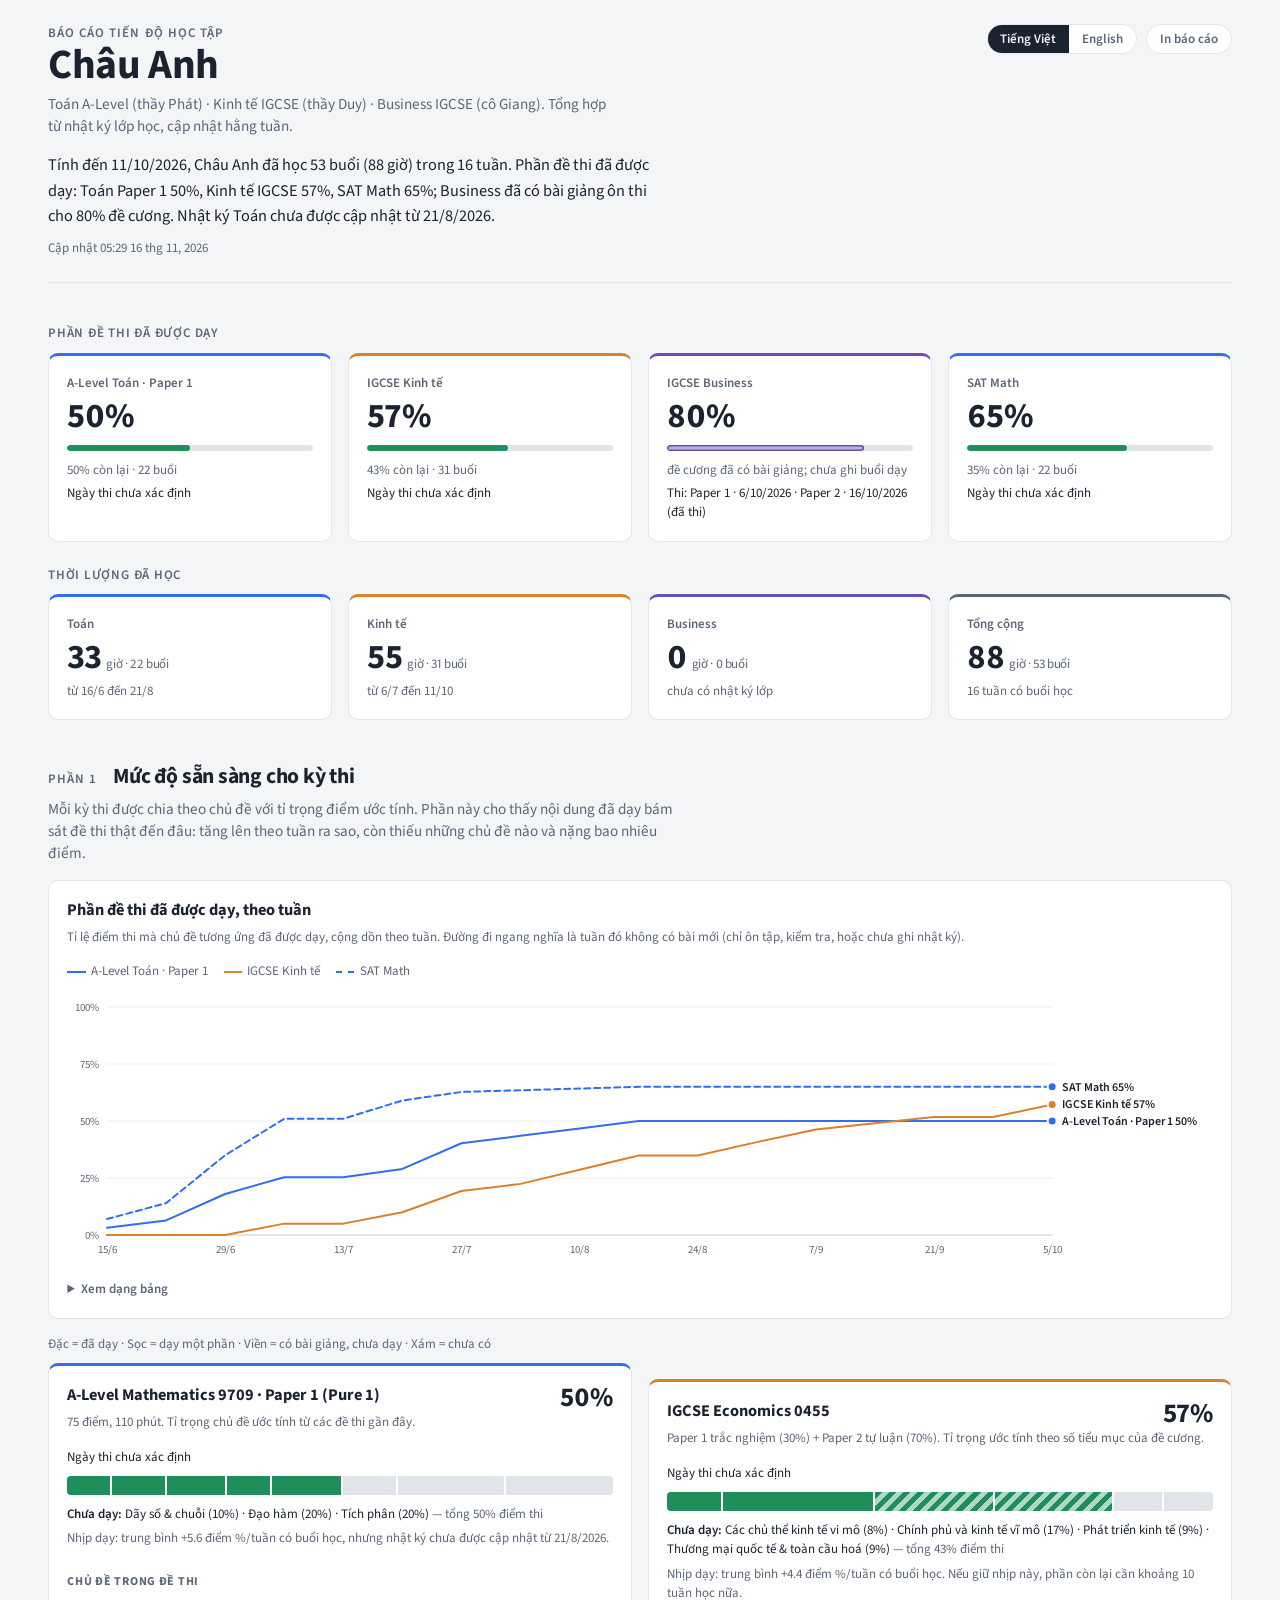
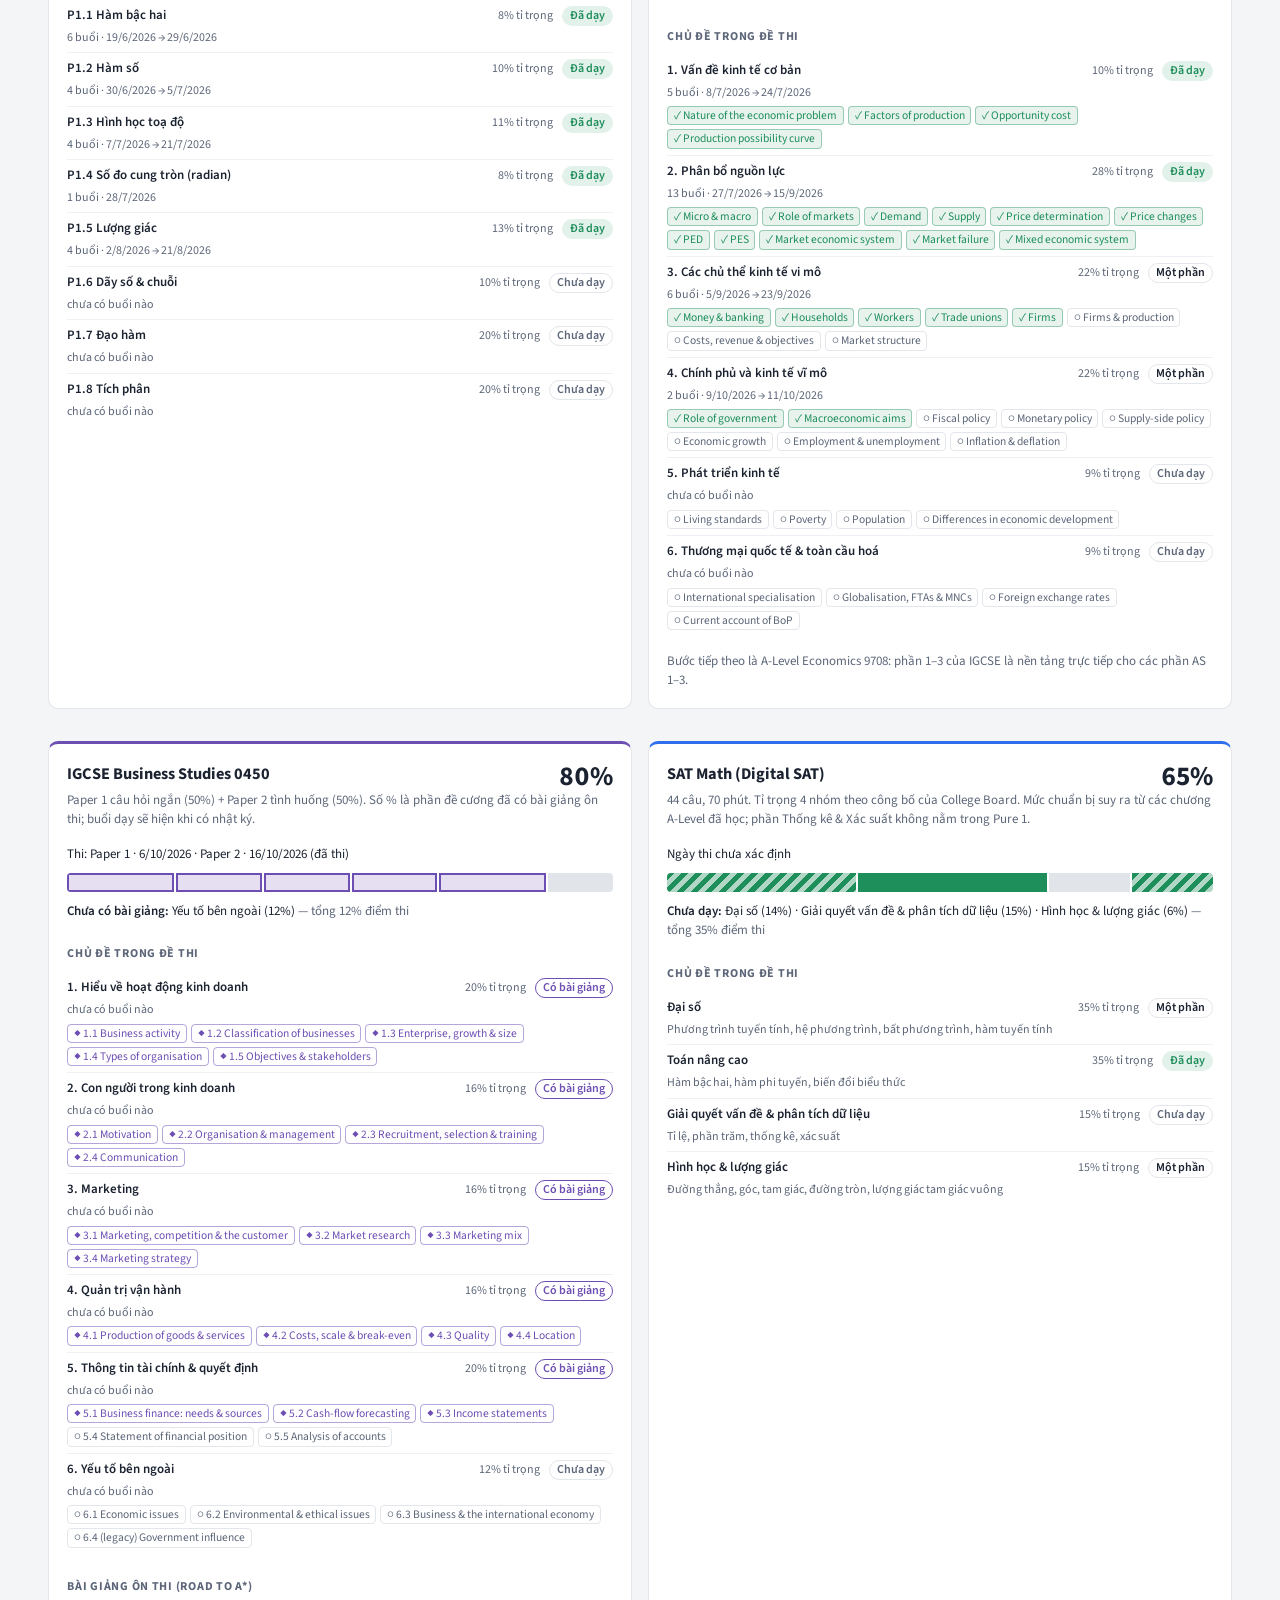
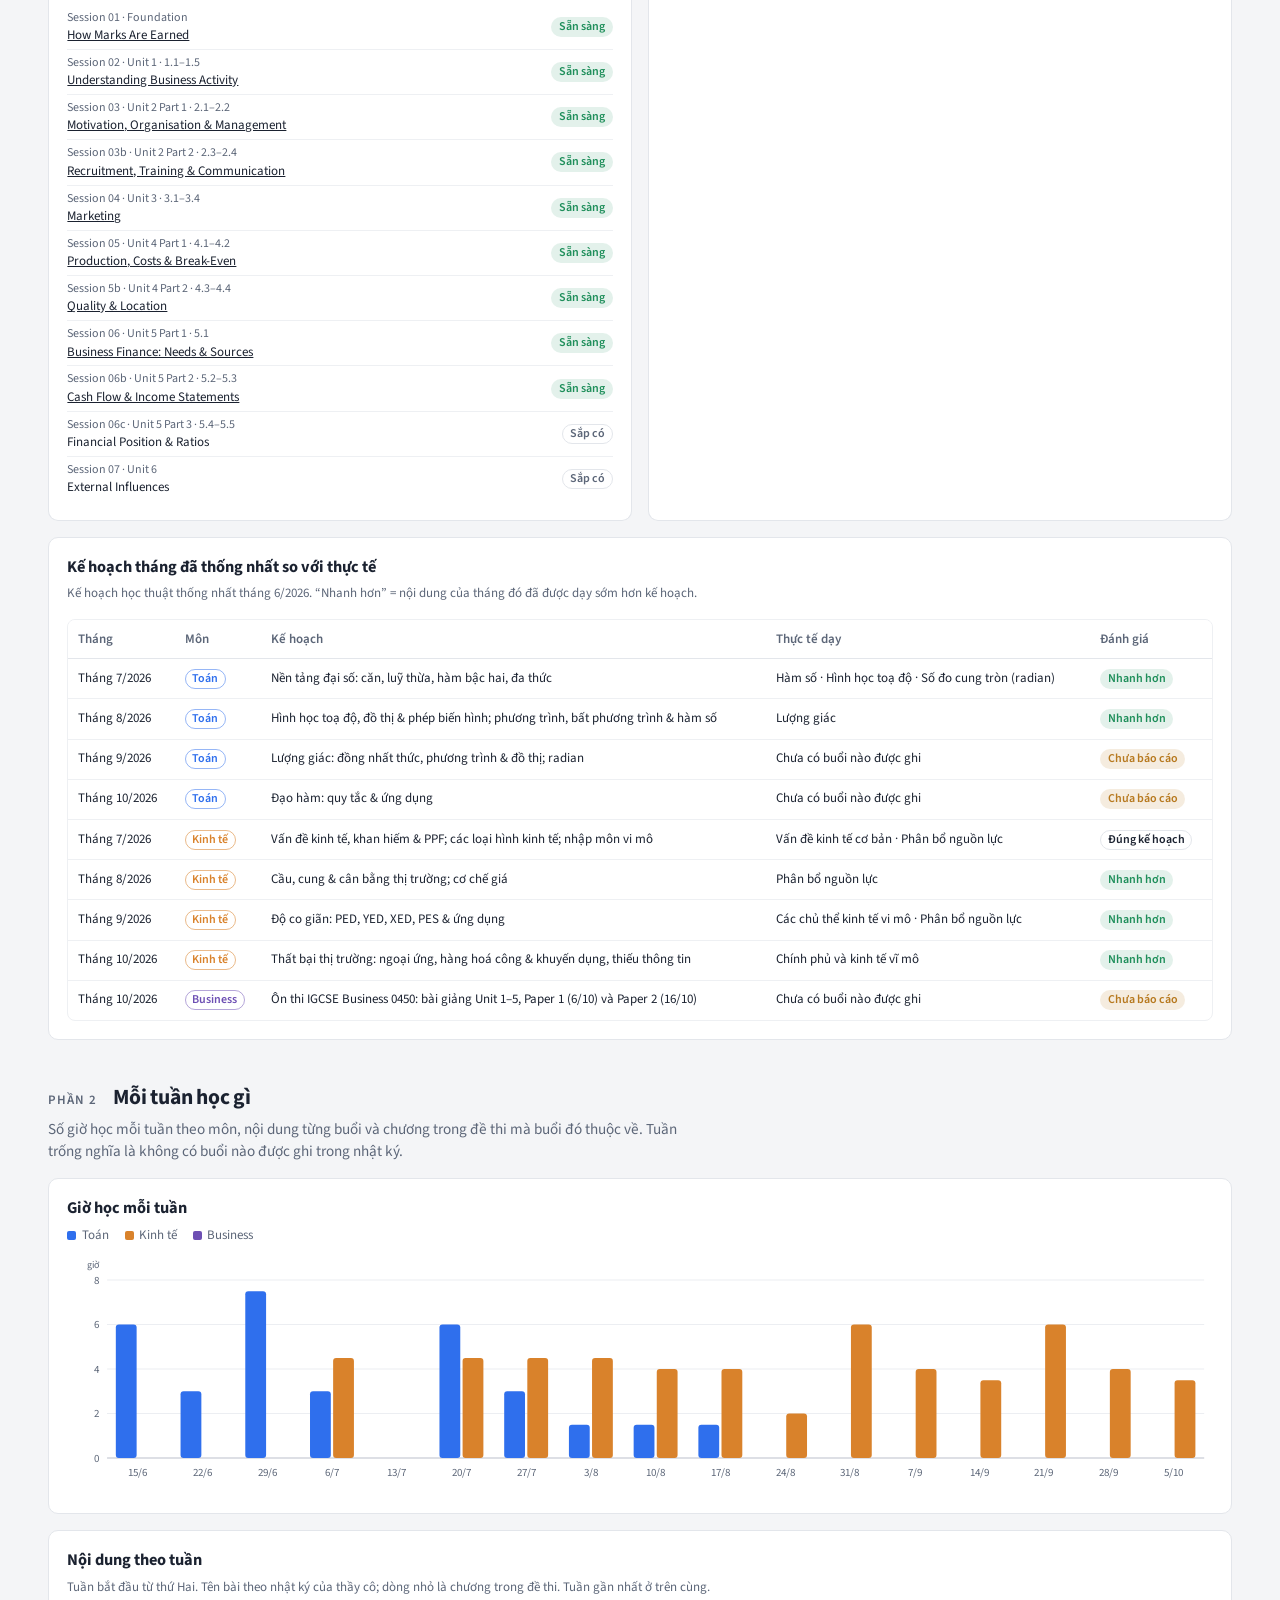
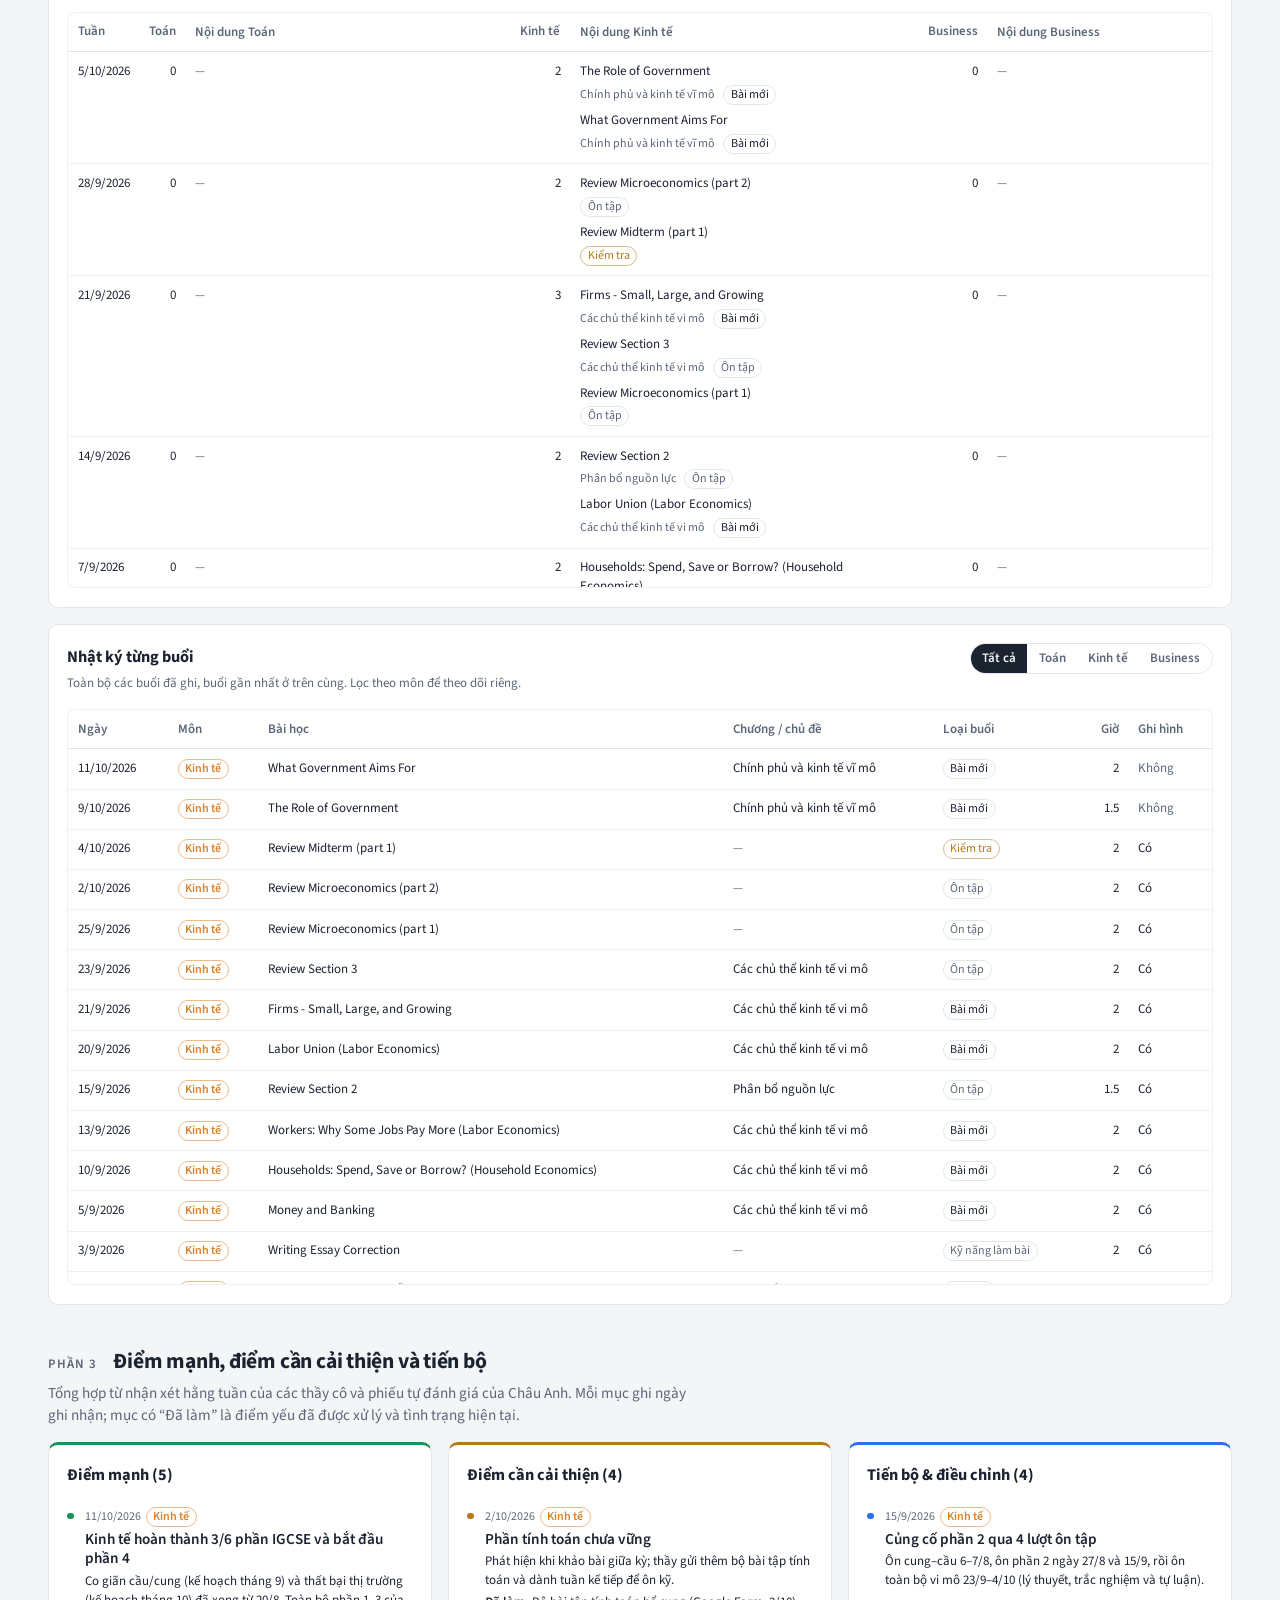
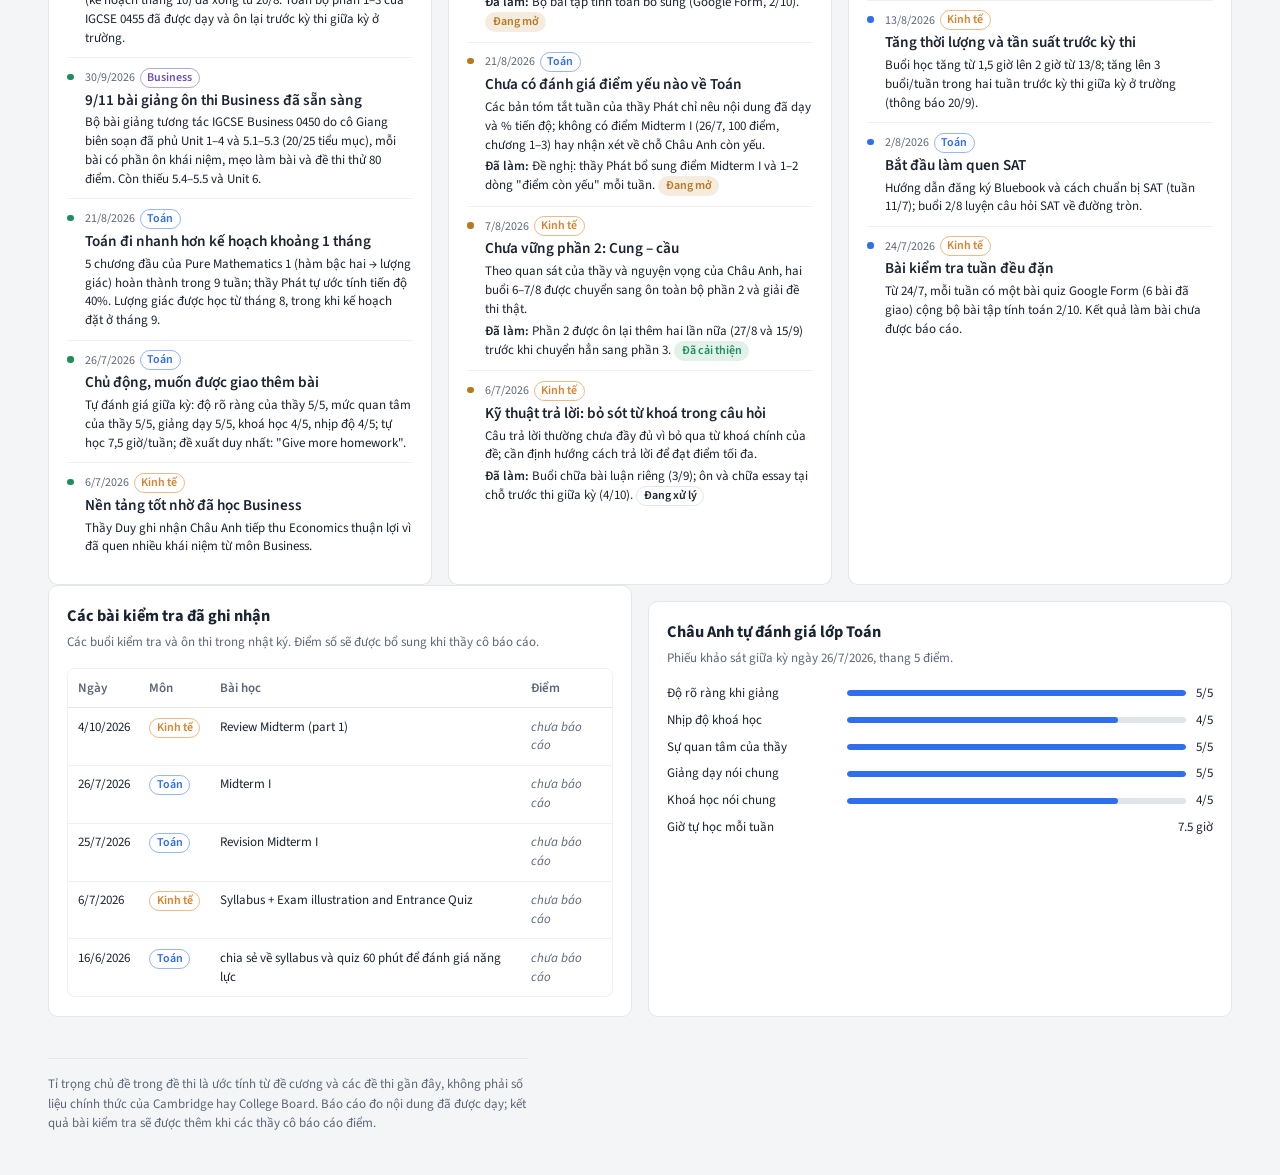
<file: index.html>
<!DOCTYPE html>
<html lang="vi">
<head>
<meta charset="UTF-8">
<meta http-equiv="refresh" content="0; url=docs/">
<title>Châu Anh Progress</title>
<script>location.replace('docs/' + location.search + location.hash);</script>
</head>
<body>
<p>Đang mở bảng tiến độ… <a href="docs/">Bấm vào đây nếu trang không tự chuyển.</a></p>
</body>
</html>
</file>
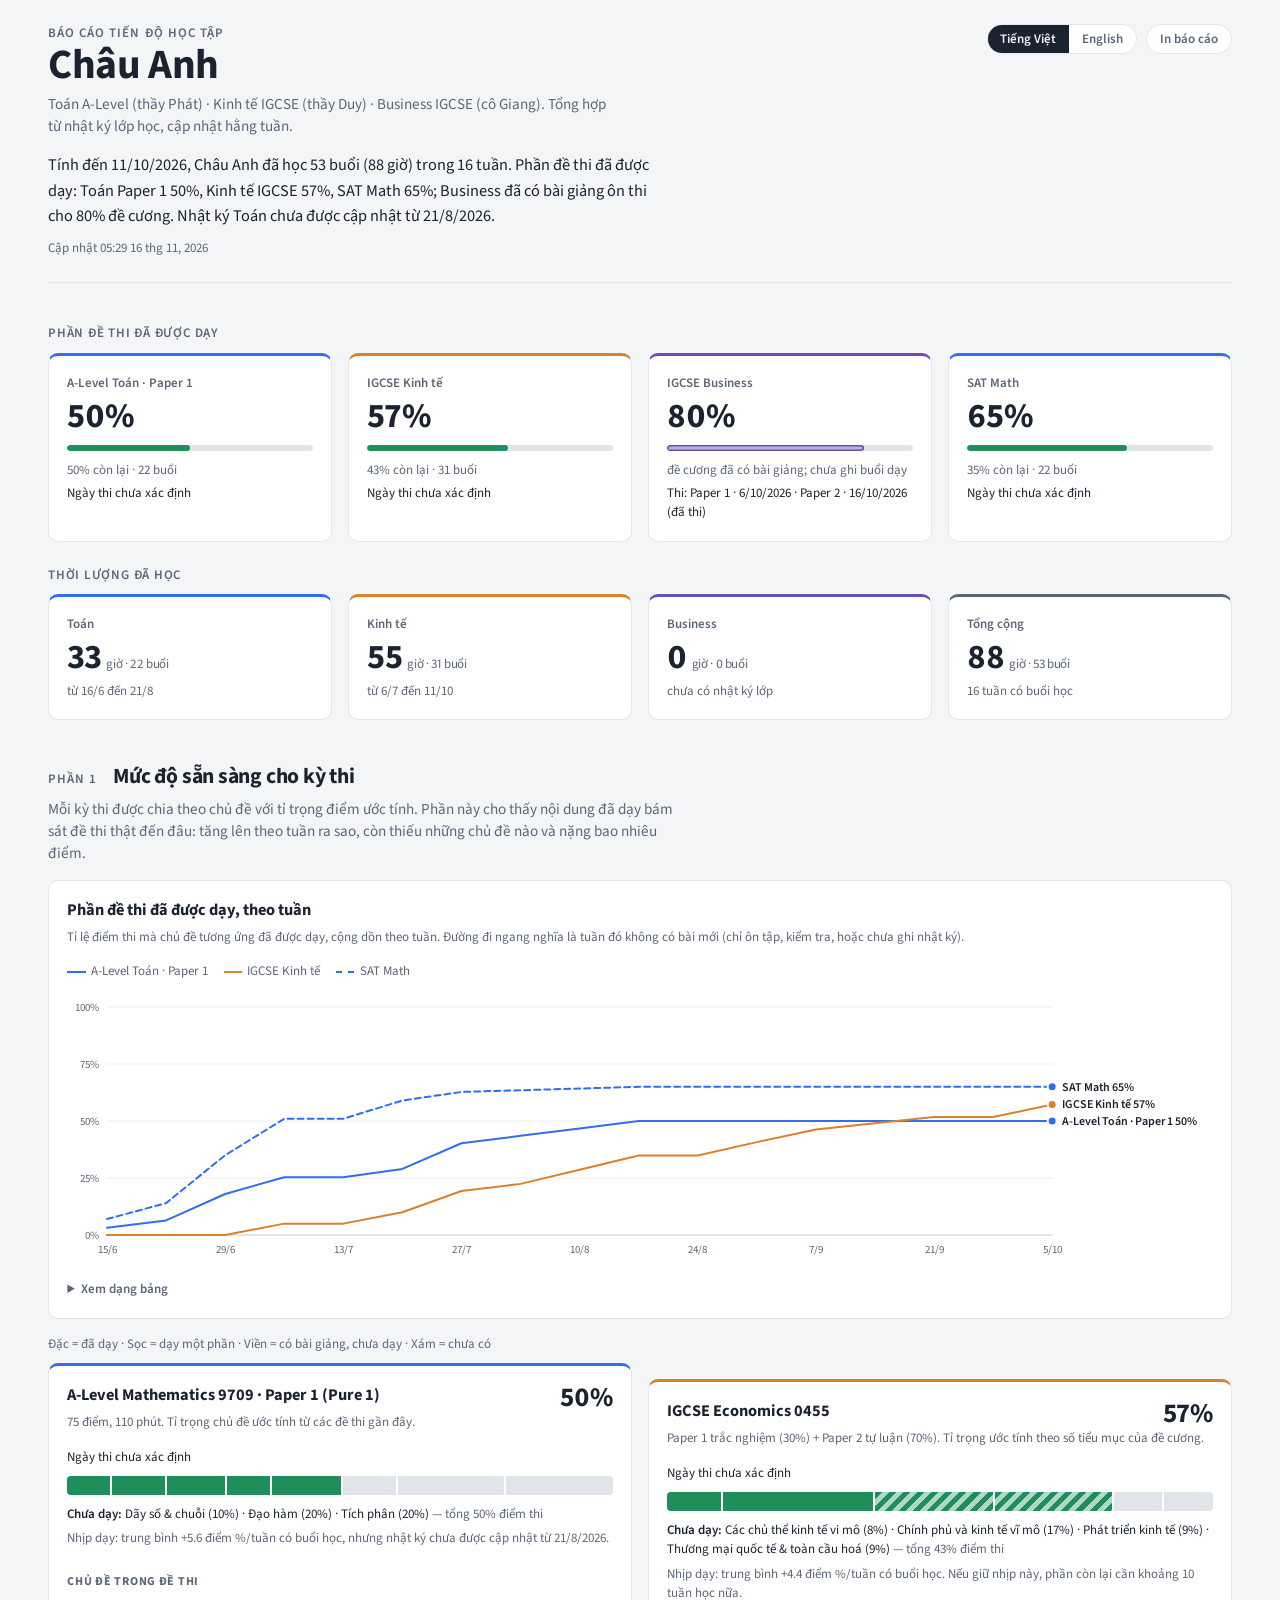
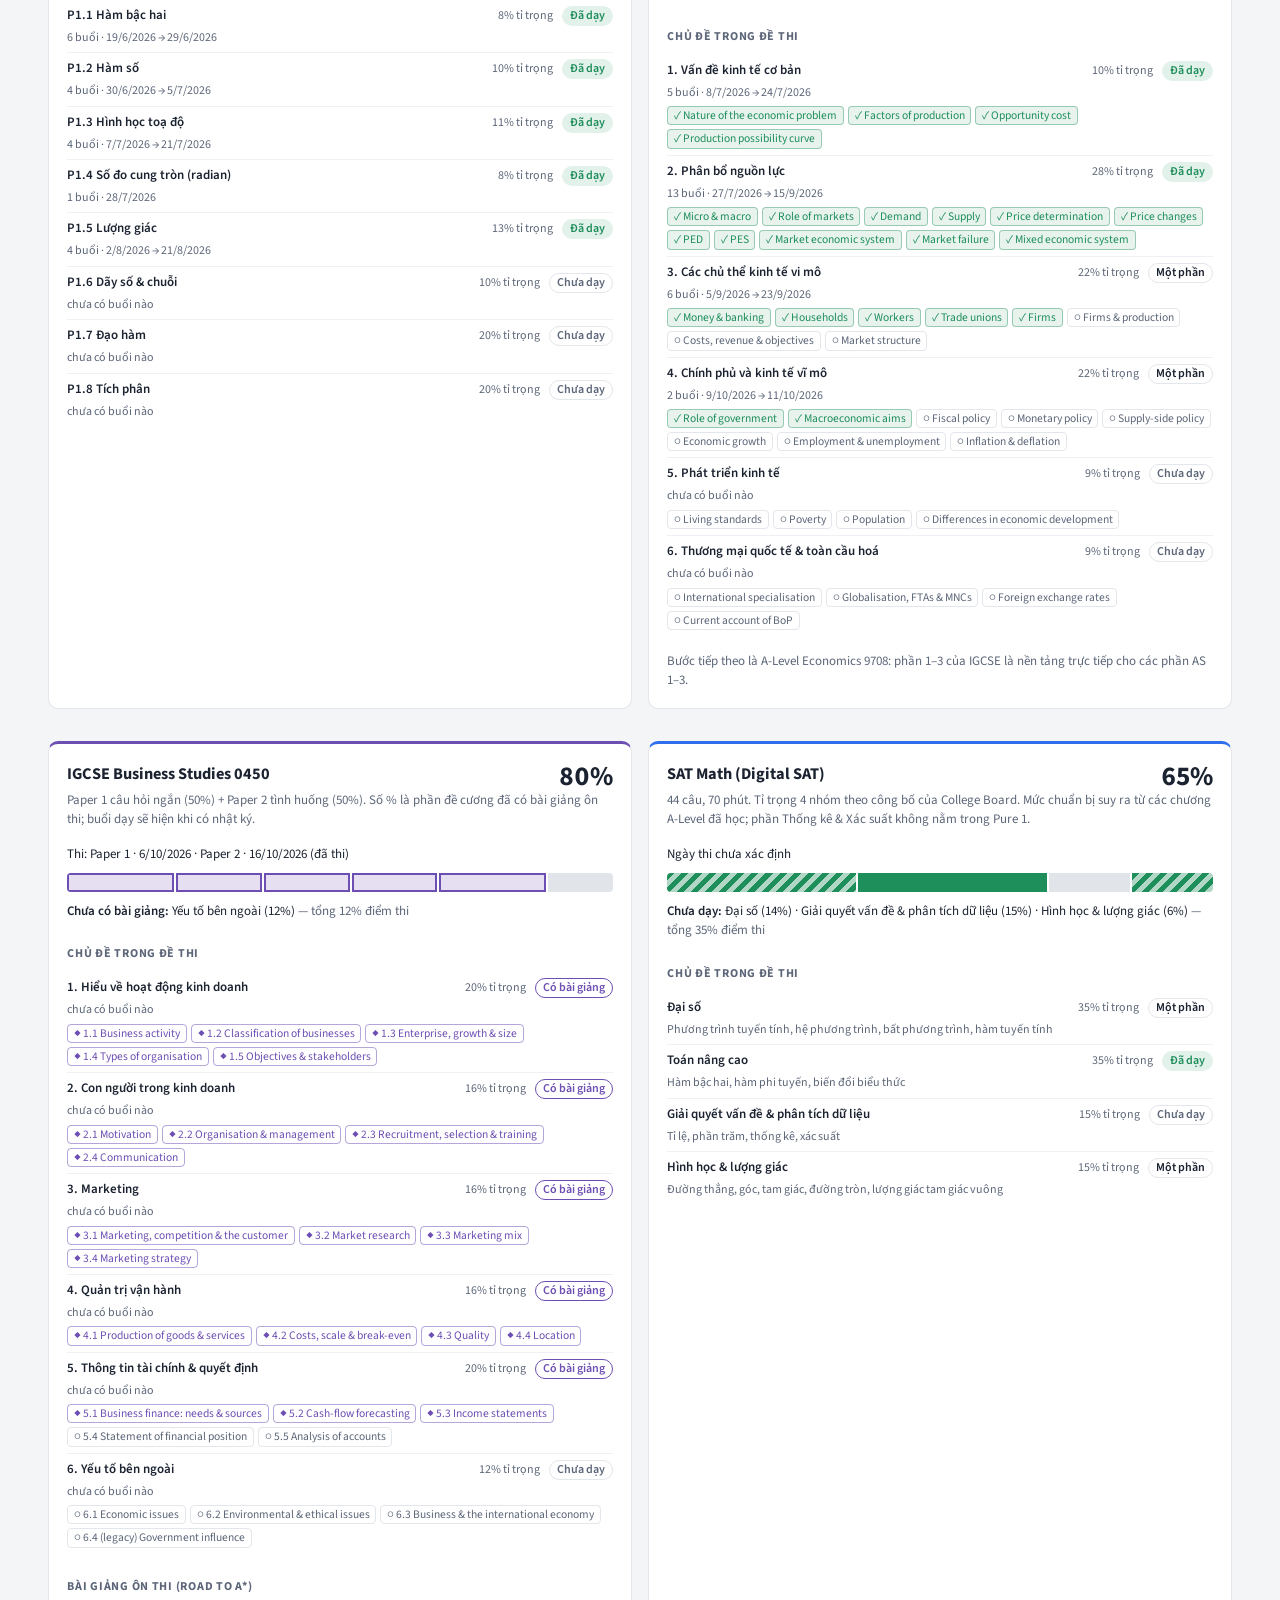
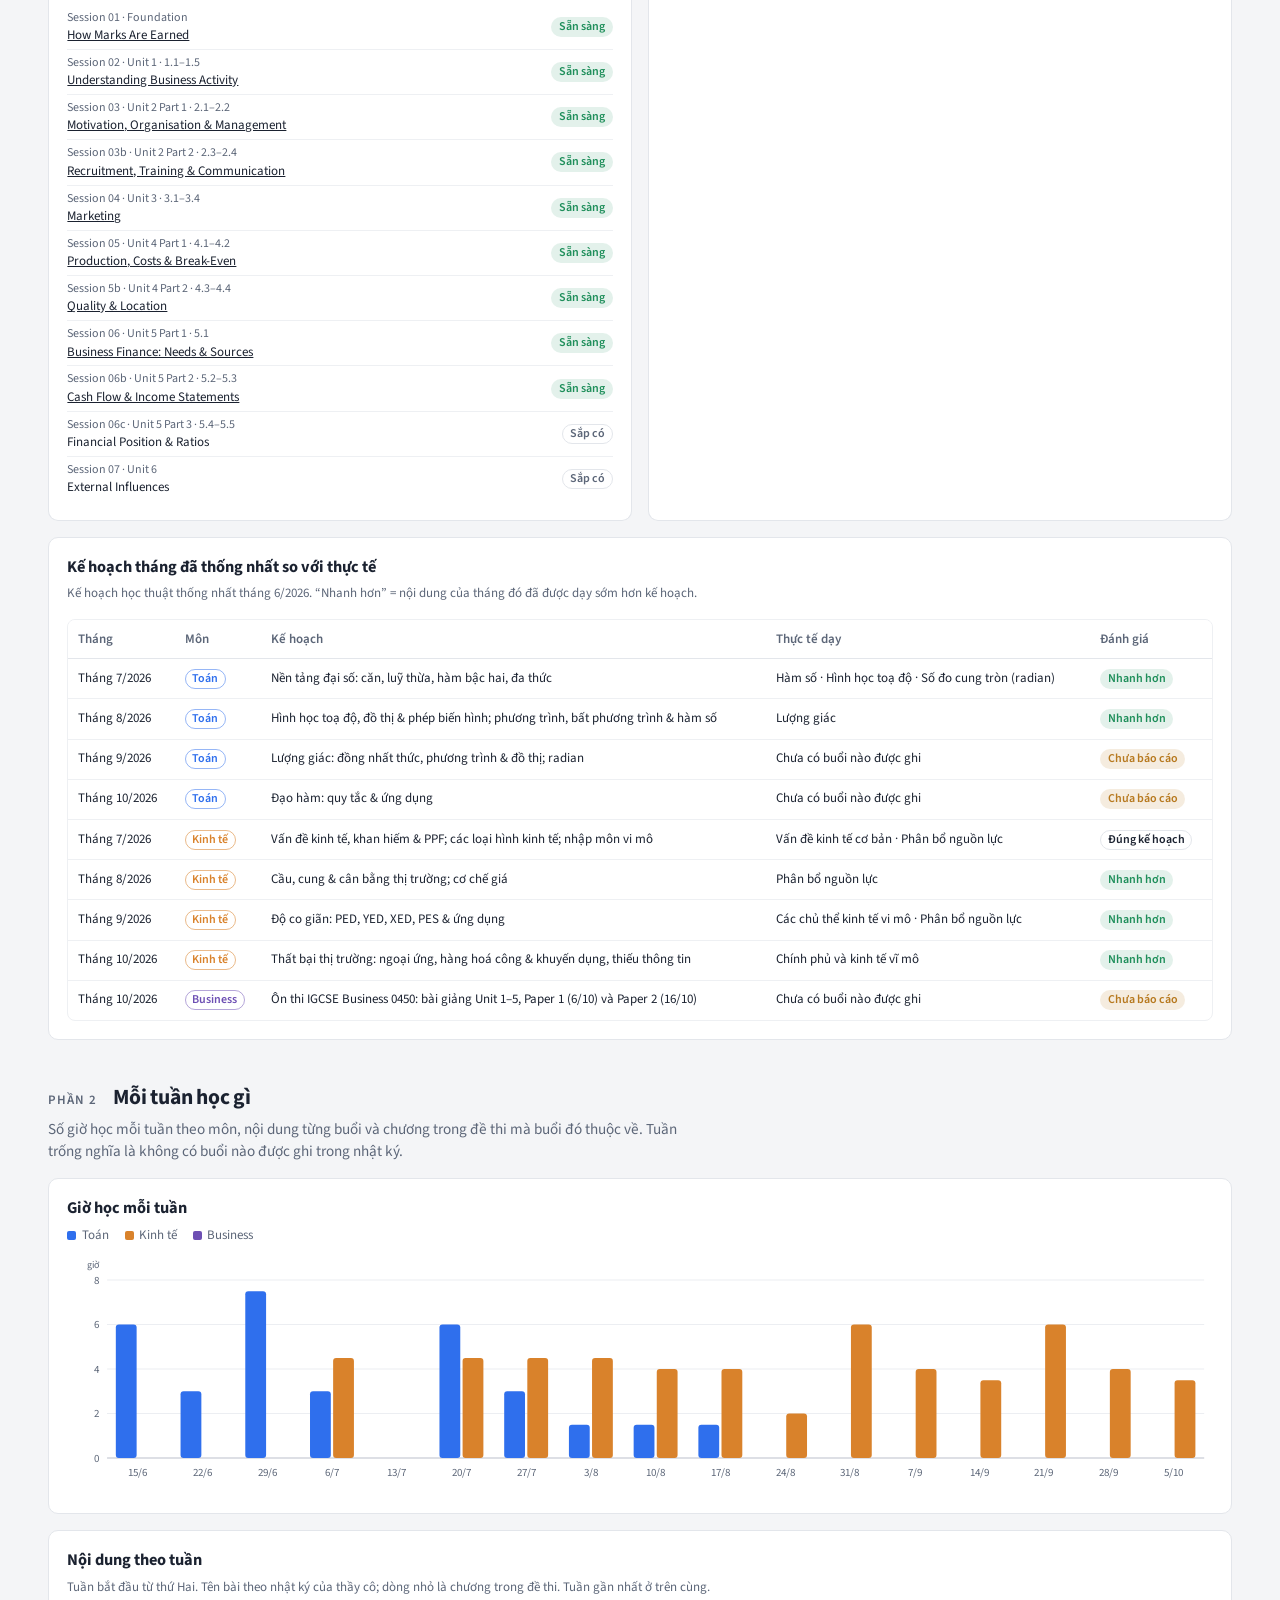
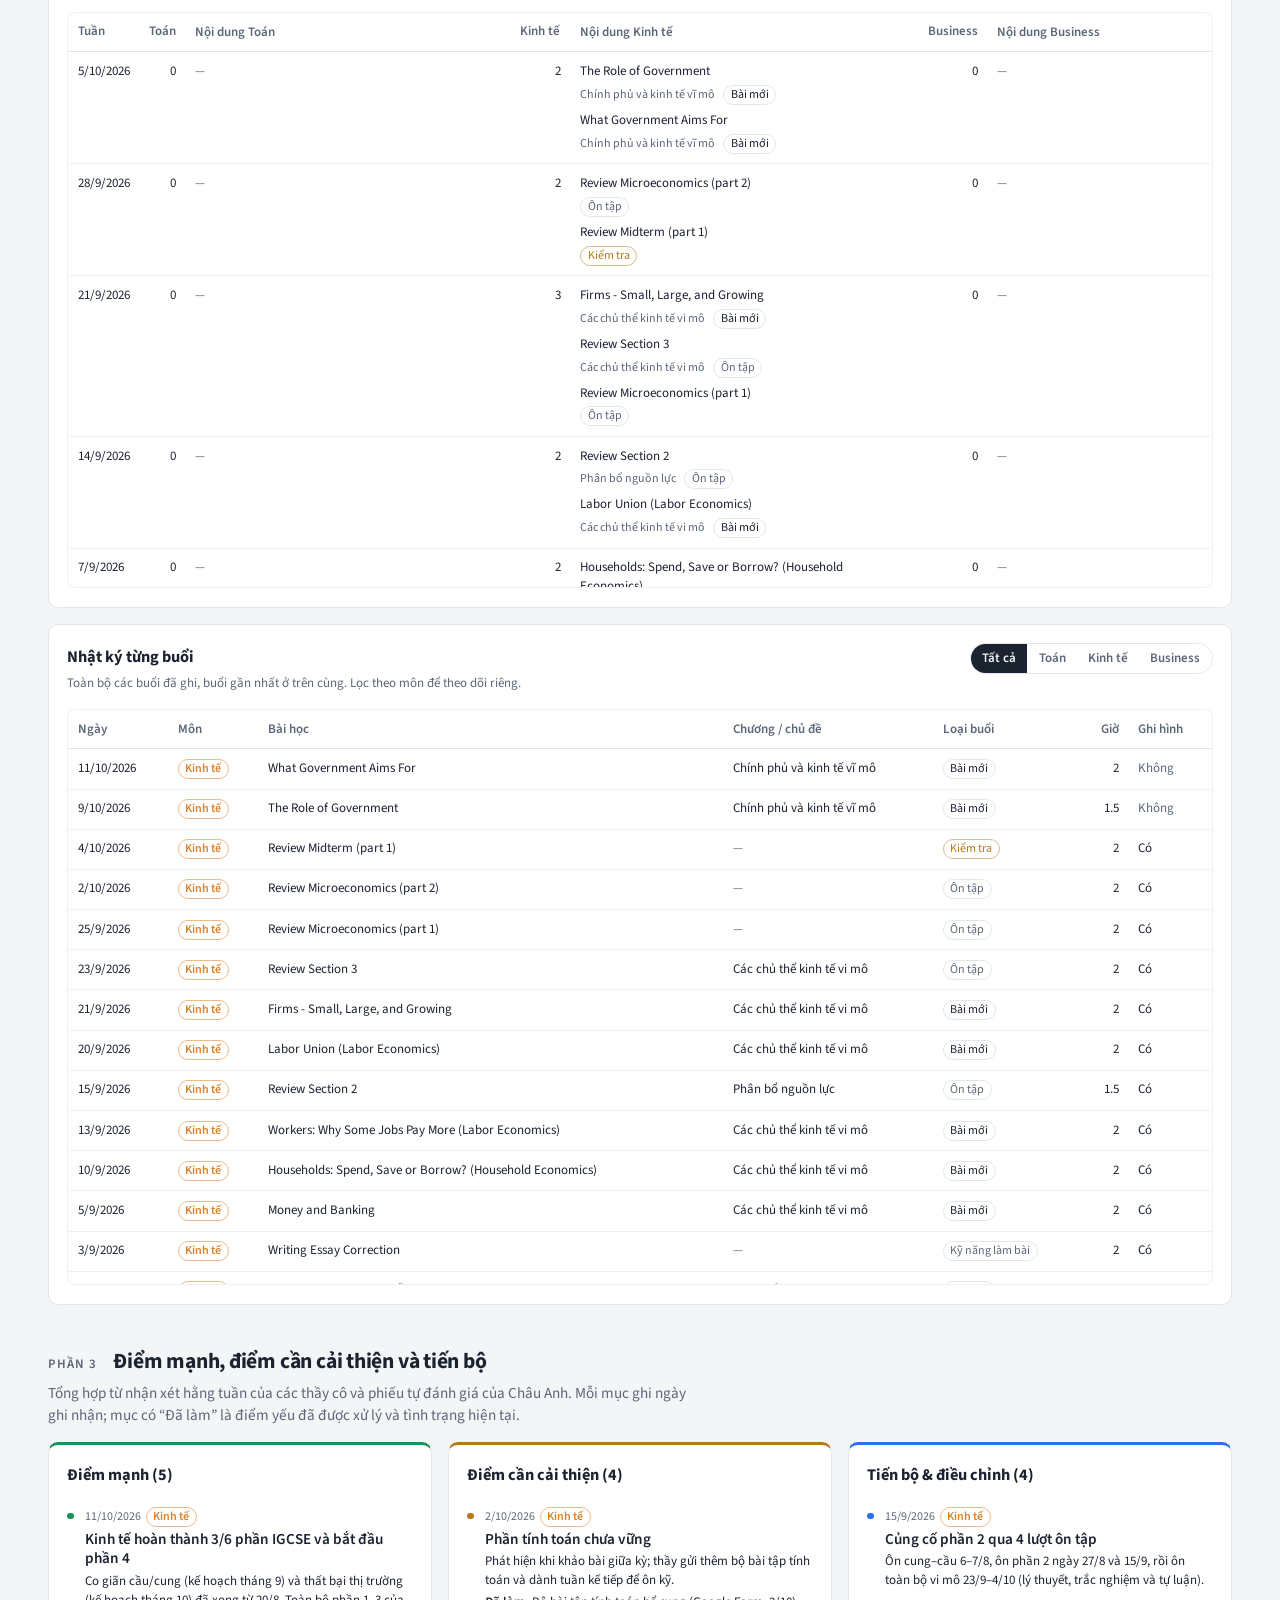
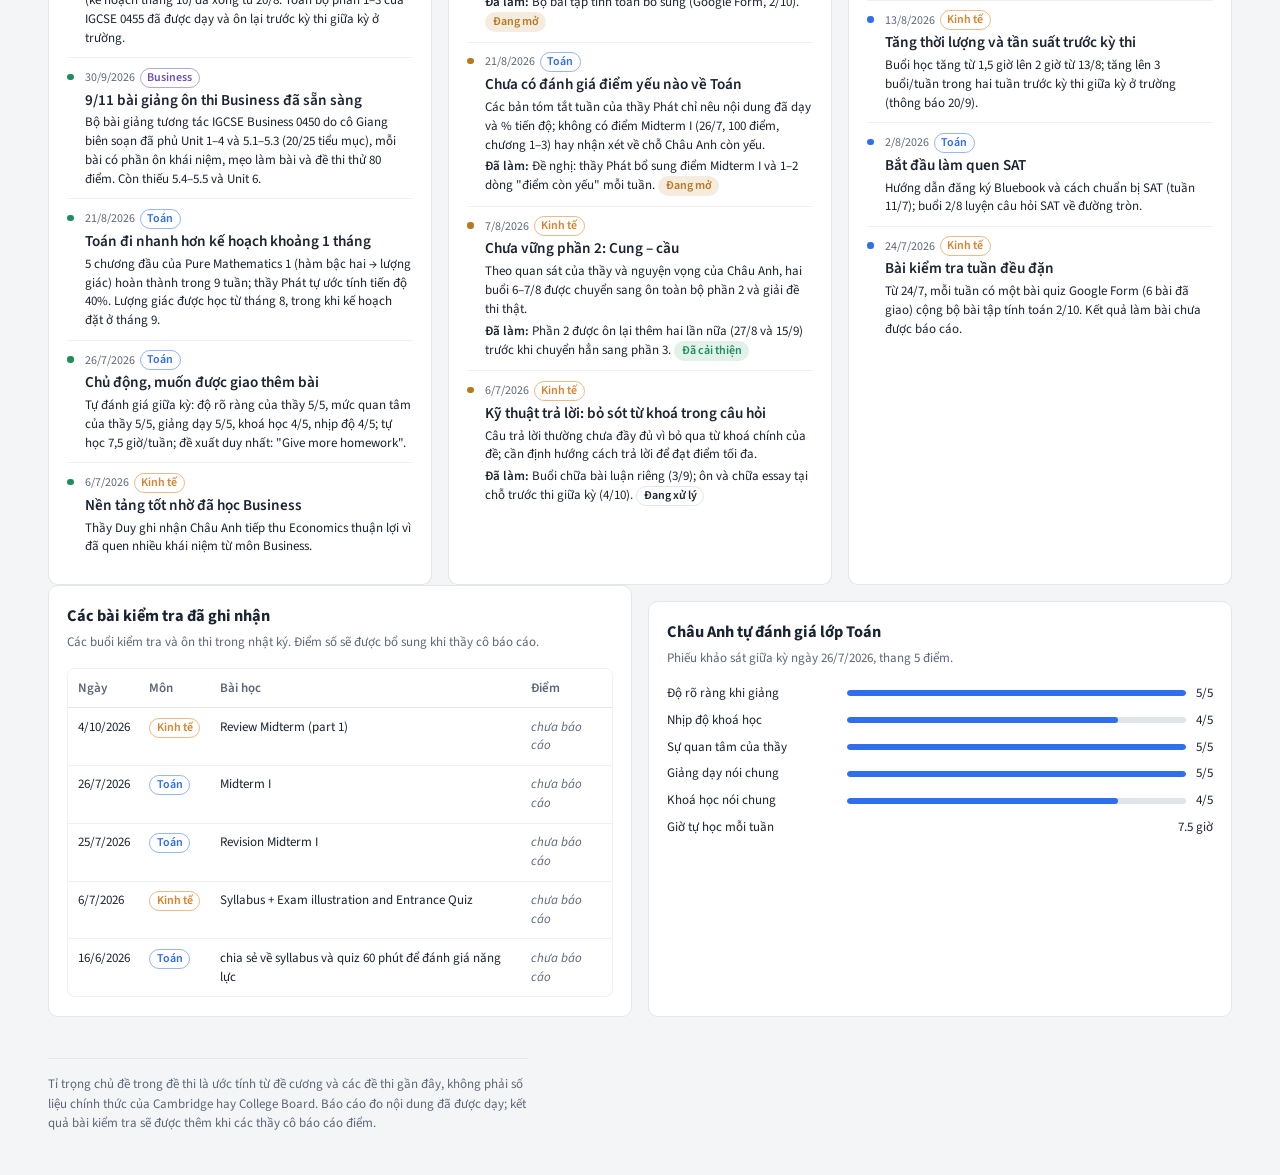
<file: docs/index.html>
<!DOCTYPE html>
<html lang="vi">
<head>
<meta charset="UTF-8">
<meta name="viewport" content="width=device-width, initial-scale=1.0, viewport-fit=cover">
<title>Châu Anh Progress</title>
<meta name="description" content="Weekly learning progress of Châu Anh in A-Level Maths, IGCSE Economics and IGCSE Business, measured against the exam syllabuses and built from the tutors' class logs.">
<link rel="stylesheet" href="https://fonts.googleapis.com/css2?family=Source+Sans+3:wght@400;600;700&display=swap">
<script src="assets/d3.v7.9.0.min.js"></script>
<link rel="icon" href="data:,">
<link rel="stylesheet" href="assets/dashboard.css">
</head>
<body>
<div class="ca" id="top">
  <header class="ca-head">
    <div class="ca-head-main">
      <p class="ca-eyebrow" data-t="eyebrow">Báo cáo tiến độ học tập</p>
      <h1 id="ca-h1">Châu Anh</h1>
      <p class="ca-sub" id="ca-sub">Toán A-Level (thầy Phát) · Kinh tế IGCSE (thầy Duy) · Business IGCSE (cô Giang). Tổng hợp từ nhật ký lớp học, cập nhật hằng tuần.</p>
      <p class="ca-take" id="ca-take"><span class="ca-skel">—</span></p>
      <p class="ca-upd"><span data-t="updated">Cập nhật</span> <span id="ca-updated">—</span></p>
    </div>
    <div class="ca-head-tools">
      <div class="ca-lang" role="group" aria-label="Ngôn ngữ / Language">
        <button type="button" id="ca-lang-vi" aria-pressed="true">Tiếng Việt</button>
        <button type="button" id="ca-lang-en" aria-pressed="false">English</button>
      </div>
      <button type="button" class="ca-print" id="ca-print" data-t="print">In báo cáo</button>
    </div>
  </header>

  <section class="ca-kpis" id="summary" aria-label="Summary">
    <h2 class="ca-kpi-h" data-t="k_ready">Phần đề thi đã được dạy</h2>
    <div class="ca-tiles ca-tiles-exam" id="ca-exam-tiles"></div>
    <h2 class="ca-kpi-h" data-t="k_hours">Thời lượng đã học</h2>
    <div class="ca-tiles ca-tiles-hours">
      <div class="ca-tile ca-maths"><span class="ca-k" data-t="t_maths_hours">Toán</span>
        <span class="ca-v"><span data-f="totals.maths_hours" class="ca-skel">—</span><small><span data-t="hours_long">giờ</span> · <span data-f="totals.maths_sessions">—</span> <span data-t="sessions">buổi</span></small></span>
        <span class="ca-d"><span data-t="from">từ</span> <span data-f="totals.maths_first">—</span> <span data-t="to">đến</span> <span data-f="totals.maths_last">—</span></span></div>
      <div class="ca-tile ca-econ"><span class="ca-k" data-t="t_econ_hours">Kinh tế</span>
        <span class="ca-v"><span data-f="totals.econ_hours" class="ca-skel">—</span><small><span data-t="hours_long">giờ</span> · <span data-f="totals.econ_sessions">—</span> <span data-t="sessions">buổi</span></small></span>
        <span class="ca-d"><span data-t="from">từ</span> <span data-f="totals.econ_first">—</span> <span data-t="to">đến</span> <span data-f="totals.econ_last">—</span></span></div>
      <div class="ca-tile ca-business"><span class="ca-k" data-t="t_business_hours">Business</span>
        <span class="ca-v"><span data-f="totals.business_hours" class="ca-skel">—</span><small><span data-t="hours_long">giờ</span> · <span data-f="totals.business_sessions">—</span> <span data-t="sessions">buổi</span></small></span>
        <span class="ca-d" id="ca-business-tile-note" data-t="d_business">chưa có nhật ký lớp</span></div>
      <div class="ca-tile"><span class="ca-k" data-t="t_all">Tổng cộng</span>
        <span class="ca-v"><span data-f="totals.all_hours" class="ca-skel">—</span><small><span data-t="hours_long">giờ</span> · <span data-f="totals.all_sessions">—</span> <span data-t="sessions">buổi</span></small></span>
        <span class="ca-d"><span data-f="totals.weeks">—</span> <span data-t="d_all">tuần có buổi học</span></span></div>
    </div>
  </section>

  <section id="exams">
    <div class="ca-sec"><span class="ca-num"><span data-t="part">Phần</span> 1</span><h2 data-t="h_exams">Mức độ sẵn sàng cho kỳ thi</h2></div>
    <p class="ca-lead" data-t="p_exams">Mỗi kỳ thi được chia theo chủ đề với tỉ trọng điểm ước tính. Phần này cho thấy nội dung đã dạy bám sát đề thi thật đến đâu: tăng lên theo tuần ra sao, còn thiếu những chủ đề nào và nặng bao nhiêu điểm.</p>

    <div class="ca-card">
      <div class="ca-cardhead"><h3 data-t="h_timeline">Phần đề thi đã được dạy, theo tuần</h3></div>
      <p class="ca-note" data-t="n_timeline">Tỉ lệ điểm thi mà chủ đề tương ứng đã được dạy, cộng dồn theo tuần.</p>
      <div class="ca-legend" id="ca-tl-legend"></div>
      <div class="ca-chart ca-chart-line ca-skel" id="ca-timeline"></div>
      <details class="ca-details"><summary data-t="table_view">Xem dạng bảng</summary>
        <div class="ca-table-wrap"><table id="ca-tl-table"><thead></thead><tbody></tbody></table></div>
      </details>
    </div>

    <p class="ca-barlegend" data-t="legend_bar">Đặc = đã dạy · Sọc = dạy một phần · Viền = có bài giảng, chưa dạy · Xám = chưa có</p>
    <div class="ca-grid ca-grid-exams" id="ca-exam-cards"></div>

    <div class="ca-card" id="plan">
      <div class="ca-cardhead"><h3 data-t="h_plan">Kế hoạch tháng đã thống nhất so với thực tế</h3></div>
      <p class="ca-note" data-t="n_plan">Kế hoạch học thuật thống nhất tháng 6/2026.</p>
      <div class="ca-table-wrap">
        <table id="ca-plantable">
          <thead><tr><th data-t="month">Tháng</th><th data-t="subject">Môn</th><th data-t="planned">Kế hoạch</th><th data-t="actual">Thực tế dạy</th><th data-t="verdict">Đánh giá</th></tr></thead>
          <tbody></tbody>
        </table>
      </div>
    </div>
  </section>

  <section id="weekly">
    <div class="ca-sec"><span class="ca-num"><span data-t="part">Phần</span> 2</span><h2 data-t="h_weekly">Mỗi tuần học gì</h2></div>
    <p class="ca-lead" data-t="p_weekly">Số giờ học mỗi tuần theo môn, nội dung từng buổi và chương trong đề thi mà buổi đó thuộc về.</p>
    <div class="ca-card">
      <div class="ca-cardhead"><h3 data-t="h_weekchart">Giờ học mỗi tuần</h3></div>
      <div class="ca-legend"><span><i class="ca-sw ca-sw-maths"></i><span data-t="maths">Toán</span></span><span><i class="ca-sw ca-sw-econ"></i><span data-t="econ">Kinh tế</span></span><span><i class="ca-sw ca-sw-business"></i><span data-t="business">Business</span></span></div>
      <div class="ca-chart ca-skel" id="ca-weekchart"></div>
    </div>
    <div class="ca-card">
      <div class="ca-cardhead"><h3 data-t="h_weektable">Nội dung theo tuần</h3></div>
      <p class="ca-note" data-t="n_weektable">Tuần bắt đầu từ thứ Hai.</p>
      <div class="ca-table-wrap">
        <table id="ca-weektable">
          <thead><tr>
            <th data-t="week">Tuần</th>
            <th class="ca-num" data-t="maths_s">Toán</th><th data-t="maths_topics">Nội dung Toán</th>
            <th class="ca-num" data-t="econ_s">Kinh tế</th><th data-t="econ_topics">Nội dung Kinh tế</th>
            <th class="ca-num" data-t="business_s">Business</th><th data-t="business_topics">Nội dung Business</th>
          </tr></thead>
          <tbody></tbody>
        </table>
      </div>
    </div>
    <div class="ca-card">
      <div class="ca-cardhead"><h3 data-t="h_log">Nhật ký từng buổi</h3>
        <div class="ca-filter" id="ca-log-filter" role="group"></div></div>
      <p class="ca-note" data-t="n_log">Toàn bộ các buổi đã ghi, buổi gần nhất ở trên cùng.</p>
      <div class="ca-table-wrap">
        <table id="ca-logtable">
          <thead><tr><th data-t="date">Ngày</th><th data-t="subject">Môn</th><th data-t="lesson">Bài học</th><th data-t="unit_col">Chương / chủ đề</th><th data-t="kind">Loại buổi</th><th class="ca-num" data-t="hrs">Giờ</th><th data-t="recording">Ghi hình</th></tr></thead>
          <tbody></tbody>
        </table>
      </div>
    </div>
  </section>

  <section id="observations">
    <div class="ca-sec"><span class="ca-num"><span data-t="part">Phần</span> 3</span><h2 data-t="h_obs">Điểm mạnh, điểm cần cải thiện và tiến bộ</h2></div>
    <p class="ca-lead" data-t="p_obs">Tổng hợp từ nhận xét hằng tuần của các thầy cô và phiếu tự đánh giá của Châu Anh.</p>
    <div class="ca-obs" id="ca-obs"></div>
    <div class="ca-grid ca-grid-2">
      <div class="ca-card" id="assessments">
        <div class="ca-cardhead"><h3 data-t="h_assess">Các bài kiểm tra đã ghi nhận</h3></div>
        <p class="ca-note" data-t="n_assess">Các buổi kiểm tra và ôn thi trong nhật ký.</p>
        <div class="ca-table-wrap"><table id="ca-assess"><thead><tr><th data-t="date">Ngày</th><th data-t="subject">Môn</th><th data-t="lesson">Bài học</th><th data-t="score">Điểm</th></tr></thead><tbody></tbody></table></div>
      </div>
      <div class="ca-card" id="evaluation">
        <div class="ca-cardhead"><h3 data-t="h_eval">Châu Anh tự đánh giá lớp Toán</h3></div>
        <p class="ca-note" data-t="n_eval">Phiếu khảo sát giữa kỳ ngày 26/7/2026, thang 5 điểm.</p>
        <div class="ca-eval" id="ca-eval"></div>
      </div>
    </div>
  </section>

  <footer class="ca-foot">
    <p data-t="f2">Tỉ trọng chủ đề trong đề thi là ước tính từ đề cương và các đề thi gần đây, không phải số liệu chính thức của Cambridge hay College Board. Báo cáo đo nội dung đã được dạy; kết quả bài kiểm tra sẽ được thêm khi các thầy cô báo cáo điểm.</p>
  </footer>
</div>
<script src="assets/i18n.js"></script>
<script src="assets/dashboard.js"></script>
</body>
</html>
</file>
<file: docs/assets/dashboard.css>
/* Châu Anh Progress — static dashboard theme (light + dark + print). Layout: header, KPI tiles, exam readiness, weekly detail, observations. */
:root {
  --bg: #f4f5f7; --panel: #ffffff; --fg: #1b2230; --fg-muted: #5c6678; --line: #e3e6eb; --line-soft: #eef0f3;
  --maths: #2f6fed; --econ: #d9822b; --business: #6d4fb3; --ok: #1e8e5a; --warn: #b7791f; --bad: #c0392b; --muted-bar: #e1e4e9;
  --popover: #ffffff; --shadow: 0 6px 24px rgba(20, 30, 50, .12); --grid: #eceef2; --axis: #c5cad3;
  --font-sans: "Source Sans 3", "Segoe UI", system-ui, -apple-system, sans-serif;
  --fs-caption: .8125rem; --fs-body: .95rem; --fs-heading: 1.35rem; --fs-title: 1.7rem;
  --gap-xs: .3rem; --gap-sm: .6rem; --gap-md: 1rem; --gap-lg: 1.5rem; --gap-xl: 2.6rem; --pad-xs: .3rem; --pad-sm: .6rem; --pad-md: .85rem; --pad-lg: 1.15rem; --radius: 10px;
  color-scheme: light;
}
@media (prefers-color-scheme: dark) {
  :root:not([data-theme="light"]) {
    --bg: #14171d; --panel: #1c2028; --fg: #e8e9ec; --fg-muted: #9aa3b2; --line: #2c313b; --line-soft: #252a33;
    --maths: #5b8af2; --econ: #d07f2c; --business: #9579e0; --ok: #4cc38a; --warn: #e2b85a; --bad: #f07c6c; --muted-bar: #333945;
    --popover: #262b35; --shadow: 0 6px 24px rgba(0, 0, 0, .5); --grid: #262b35; --axis: #3a4150; color-scheme: dark;
  }
}
:root[data-theme="dark"] {
  --bg: #14171d; --panel: #1c2028; --fg: #e8e9ec; --fg-muted: #9aa3b2; --line: #2c313b; --line-soft: #252a33;
  --maths: #5b8af2; --econ: #d07f2c; --business: #9579e0; --ok: #4cc38a; --warn: #e2b85a; --bad: #f07c6c; --muted-bar: #333945;
  --popover: #262b35; --shadow: 0 6px 24px rgba(0, 0, 0, .5); --grid: #262b35; --axis: #3a4150; color-scheme: dark;
}
html, body { margin: 0; background: var(--bg); color: var(--fg); font-family: var(--font-sans); font-size: 16px; line-height: 1.45; }
.ca { max-width: 74rem; margin-inline: auto; padding-block: var(--gap-lg) var(--gap-xl); padding-left: max(16px, env(safe-area-inset-left, 0px)); padding-right: max(16px, env(safe-area-inset-right, 0px)); }
.ca * { box-sizing: border-box; min-width: 0; }
.ca p { margin: 0; }
a { color: inherit; }

/* header */
.ca-head { display: flex; flex-wrap: wrap; gap: var(--gap-md); align-items: flex-start; justify-content: space-between; padding-bottom: var(--gap-lg); border-bottom: 1px solid var(--line); margin-bottom: var(--gap-lg); }
.ca-head-main { max-width: 78ch; }
.ca-eyebrow { font-size: var(--fs-caption); font-weight: 600; text-transform: uppercase; letter-spacing: .08em; color: var(--fg-muted); margin: 0 0 var(--gap-xs); }
.ca-head h1 { font-weight: 700; font-size: clamp(1.8rem, 4vw, 2.6rem); margin: 0 0 var(--gap-xs); line-height: 1.1; letter-spacing: -.01em; }
.ca-sub { color: var(--fg-muted); font-size: var(--fs-body); max-width: 70ch; }
.ca-take { font-size: 1.02rem; margin-top: var(--gap-md) !important; max-width: 78ch; line-height: 1.55; }
.ca-upd { color: var(--fg-muted); font-size: var(--fs-caption); margin-top: var(--gap-sm) !important; }
.ca-head-tools { display: flex; gap: var(--gap-sm); align-items: center; flex: none; }
.ca-lang { display: inline-flex; border: 1px solid var(--line); border-radius: 999px; overflow: hidden; }
.ca-lang button, .ca-print, .ca-fbtn { font: inherit; font-size: var(--fs-caption); font-weight: 600; padding: var(--pad-xs) .8rem; background: var(--panel); color: var(--fg-muted); border: 0; cursor: pointer; }
.ca-lang button[aria-pressed="true"], .ca-fbtn[aria-pressed="true"] { background: var(--fg); color: var(--bg); }
.ca-print { border: 1px solid var(--line); border-radius: 999px; }
.ca-lang button:focus-visible, .ca-print:focus-visible, .ca-fbtn:focus-visible { outline: 2px solid var(--fg); outline-offset: -2px; }

/* KPI tiles */
.ca-kpi-h { font-size: var(--fs-caption); font-weight: 600; text-transform: uppercase; letter-spacing: .06em; color: var(--fg-muted); margin: var(--gap-lg) 0 var(--gap-sm); }
.ca-kpi-h:first-child { margin-top: 0; }
.ca-tiles { display: grid; grid-template-columns: repeat(auto-fit, minmax(min(100%, 15rem), 1fr)); gap: var(--gap-md); }
.ca-tiles-hours { grid-template-columns: repeat(auto-fit, minmax(min(100%, 10rem), 1fr)); }
.ca-tile { background: var(--panel); border: 1px solid var(--line); border-radius: var(--radius); padding: var(--pad-lg); display: flex; flex-direction: column; gap: var(--gap-xs); border-top: 3px solid var(--fg-muted); }
.ca-tile.ca-maths { border-top-color: var(--maths); } .ca-tile.ca-econ { border-top-color: var(--econ); } .ca-tile.ca-business { border-top-color: var(--business); }
.ca-tile .ca-k { font-size: var(--fs-caption); font-weight: 600; color: var(--fg-muted); }
.ca-tile .ca-v { font-weight: 700; font-size: 2.15rem; line-height: 1.1; font-variant-numeric: proportional-nums; letter-spacing: -.01em; }
.ca-tile .ca-v small { font-weight: 400; font-size: var(--fs-caption); color: var(--fg-muted); margin-left: .35em; }
.ca-tile .ca-d { font-size: var(--fs-caption); color: var(--fg-muted); }
.ca-tile .ca-exam-date { color: var(--fg); }
.ca-meter { height: 6px; background: var(--muted-bar); border-radius: 999px; overflow: hidden; margin: var(--gap-xs) 0; }
.ca-mfill { height: 100%; background: var(--ok); border-radius: 999px; }
.ca-mfill.prepared { background: color-mix(in srgb, var(--business) 35%, transparent); box-shadow: inset 0 0 0 1.5px var(--business); }

/* sections */
.ca section { margin-top: var(--gap-xl); }
.ca-sec { display: flex; align-items: baseline; gap: var(--gap-md); margin-bottom: var(--gap-xs); }
.ca-sec .ca-num { font-size: var(--fs-caption); font-weight: 600; text-transform: uppercase; letter-spacing: .08em; color: var(--fg-muted); white-space: nowrap; }
.ca-sec h2 { font-size: var(--fs-heading); font-weight: 700; margin: 0; letter-spacing: -.01em; }
.ca-lead { color: var(--fg-muted); font-size: var(--fs-body); max-width: 80ch; margin-bottom: var(--gap-md) !important; }
.ca-grid { display: grid; grid-template-columns: repeat(auto-fit, minmax(min(100%, 21rem), 1fr)); gap: var(--gap-md); }
.ca-grid-2 { grid-template-columns: repeat(auto-fit, minmax(min(100%, 24rem), 1fr)); }
.ca-grid-exams { grid-template-columns: repeat(auto-fit, minmax(min(100%, 27rem), 1fr)); }
.ca-exam .ca-cardhead { flex-wrap: nowrap; align-items: flex-start; }
.ca-exam .ca-cardhead h3 { flex: 1; }
.ca-card { background: var(--panel); border: 1px solid var(--line); border-radius: var(--radius); padding: var(--pad-lg); }
.ca-card + .ca-card, .ca-card + .ca-grid, .ca-grid + .ca-card, .ca-card + .ca-barlegend { margin-top: var(--gap-md); }
.ca-cardhead { display: flex; justify-content: space-between; align-items: baseline; gap: var(--gap-sm); flex-wrap: wrap; }
.ca-card h3 { font-size: 1.02rem; font-weight: 700; margin: 0 0 var(--gap-xs); }
.ca-card .ca-note { font-size: var(--fs-caption); color: var(--fg-muted); margin-bottom: var(--gap-md); }
.ca-cardhead .ca-big { font-weight: 700; font-size: var(--fs-title); line-height: 1; font-variant-numeric: proportional-nums; }
.ca-h4 { font-size: .75rem; font-weight: 700; text-transform: uppercase; letter-spacing: .06em; color: var(--fg-muted); margin: var(--gap-lg) 0 var(--gap-sm); }

/* charts */
.ca-chart { position: relative; min-height: 14rem; }
.ca-chart-line { min-height: 17rem; }
.ca-chart svg { display: block; width: 100%; height: auto; }
.ca-legend { display: flex; flex-wrap: wrap; gap: var(--gap-md); font-size: var(--fs-caption); color: var(--fg-muted); margin-bottom: var(--gap-sm); }
.ca-legend span { display: inline-flex; align-items: center; }
.ca-sw { display: inline-block; width: .7em; height: .7em; border-radius: 2px; margin-right: .4em; }
.ca-sw-maths { background: var(--maths); } .ca-sw-econ { background: var(--econ); } .ca-sw-business { background: var(--business); }
.ca-sw-line { width: 1.4em; height: 0; border-top: 2px solid var(--c); border-radius: 0; }
.ca-sw-line.dashed { border-top-style: dashed; }
.ca-tip { position: absolute; pointer-events: none; background: var(--popover); border: 1px solid var(--line); border-radius: 8px; box-shadow: var(--shadow); padding: var(--pad-xs) var(--pad-sm); font-size: var(--fs-caption); max-width: 18rem; z-index: 2; font-variant-numeric: tabular-nums; }
.ca-tip .ca-t0 { color: var(--fg-muted); margin-bottom: 2px; }
.ca-tip i { display: inline-block; width: .6em; height: .6em; border-radius: 2px; margin-right: .35em; }
.ca-details { margin-top: var(--gap-sm); font-size: var(--fs-caption); }
.ca-details summary { cursor: pointer; color: var(--fg-muted); font-weight: 600; }
.ca-details .ca-table-wrap { margin-top: var(--gap-sm); max-height: 20rem; }

/* tables */
.ca-table-wrap { overflow-x: auto; max-height: 36rem; overflow-y: auto; border: 1px solid var(--line-soft); border-radius: 8px; }
.ca table { border-collapse: collapse; width: 100%; font-size: var(--fs-caption); font-variant-numeric: tabular-nums; }
.ca th { text-align: left; font-weight: 600; color: var(--fg-muted); padding: var(--pad-sm); border-bottom: 1px solid var(--line); position: sticky; top: 0; background: var(--panel); white-space: nowrap; z-index: 1; }
.ca td { padding: var(--pad-sm); border-bottom: 1px solid var(--line-soft); vertical-align: top; }
.ca tbody tr:last-child td { border-bottom: 0; }
.ca td.ca-num, .ca th.ca-num { text-align: right; }
.ca td.ca-topic { min-width: 14rem; }
.ca td.ca-empty, .ca .ca-empty { color: var(--fg-muted); font-style: italic; }
.ca td.ca-wk { white-space: nowrap; }
.ca td.ca-rec.no { color: var(--fg-muted); }
.ca-lessons { list-style: none; margin: 0; padding: 0; display: flex; flex-direction: column; gap: 6px; }
.ca-lessons li { display: flex; flex-wrap: wrap; align-items: baseline; gap: .25rem .5rem; }
.ca-lessons .ca-ltitle { flex-basis: 100%; }
.ca-lessons .ca-lunit { color: var(--fg-muted); font-size: .75rem; }
.ca-filter { display: inline-flex; border: 1px solid var(--line); border-radius: 999px; overflow: hidden; }
.ca-fbtn { padding-inline: .7rem; }

/* exam cards */
.ca-barlegend { font-size: var(--fs-caption); color: var(--fg-muted); margin: var(--gap-md) 0 var(--gap-sm) !important; }
.ca-exam { border-top: 3px solid var(--fg-muted); }
.ca-exam.ca-maths { border-top-color: var(--maths); } .ca-exam.ca-econ { border-top-color: var(--econ); } .ca-exam.ca-business { border-top-color: var(--business); }
.ca-examdate { font-size: var(--fs-caption); margin-bottom: var(--gap-sm) !important; }
.ca-bar { display: flex; height: 1.2rem; border-radius: 4px; overflow: hidden; gap: 2px; }
.ca-seg { height: 100%; background: var(--muted-bar); }
.ca-seg.covered { background: var(--ok); }
.ca-seg.partial { background: repeating-linear-gradient(135deg, var(--ok) 0 5px, color-mix(in srgb, var(--ok) 35%, transparent) 5px 10px); }
.ca-seg.prepared { background: color-mix(in srgb, var(--business) 18%, transparent); box-shadow: inset 0 0 0 2px var(--business); }
.ca-left { font-size: var(--fs-caption); margin-top: var(--gap-sm); line-height: 1.5; }
.ca-left .ca-left-l { font-weight: 600; }
.ca-left .ca-left-sum { color: var(--fg-muted); }
.ca-pace { font-size: var(--fs-caption); color: var(--fg-muted); margin-top: var(--gap-xs) !important; line-height: 1.5; }
.ca-units { list-style: none; margin: 0; padding: 0; display: flex; flex-direction: column; font-size: var(--fs-caption); }
.ca-units li { padding: 6px 0; border-bottom: 1px solid var(--line-soft); display: flex; flex-direction: column; gap: 3px; }
.ca-units li:last-child { border-bottom: 0; }
.ca-urow { display: flex; align-items: baseline; gap: var(--gap-sm); }
.ca-urow .ca-n { flex: 1; font-weight: 600; }
.ca-urow .ca-w { color: var(--fg-muted); font-size: .75rem; white-space: nowrap; }
.ca-umeta { color: var(--fg-muted); font-size: .75rem; }
.ca-chips { display: flex; flex-wrap: wrap; gap: 4px; margin-top: 2px; }
.ca-chip { font-size: .72rem; line-height: 1.5; padding: 0 .5em; border-radius: 4px; border: 1px solid var(--line); color: var(--fg-muted); }
.ca-chip::before { content: "○ "; }
.ca-chip.covered { color: var(--ok); border-color: color-mix(in srgb, var(--ok) 40%, transparent); background: color-mix(in srgb, var(--ok) 10%, transparent); }
.ca-chip.covered::before { content: "✓ "; }
.ca-chip.prepared { color: var(--business); border-color: color-mix(in srgb, var(--business) 50%, transparent); }
.ca-chip.prepared::before { content: "◆ "; }
.ca-bridge { margin: var(--gap-md) 0 0 !important; }
.ca-mats { list-style: none; margin: 0; padding: 0; display: flex; flex-direction: column; font-size: var(--fs-caption); }
.ca-mats li { display: grid; grid-template-columns: 1fr auto; grid-template-areas: 'num pill' 'title pill'; column-gap: var(--gap-sm); align-items: center; padding: 4px 0; border-bottom: 1px solid var(--line-soft); }
.ca-mats li:last-child { border-bottom: 0; }
.ca-mats .ca-mtitle { grid-area: title; }
.ca-mats .ca-pill { grid-area: pill; justify-self: end; }
.ca-mats .ca-mnum { grid-area: num; color: var(--fg-muted); font-size: .75rem; }

/* pills */
.ca-pill { display: inline-block; font-size: .75rem; font-weight: 600; line-height: 1.5; padding: 0 .55em; border-radius: 999px; white-space: nowrap; border: 1px solid transparent; vertical-align: middle; }
.ca-pill.covered, .ca-pill.ahead, .ca-pill.improved, .ca-pill.ready { color: var(--ok); background: color-mix(in srgb, var(--ok) 12%, transparent); }
.ca-pill.partial, .ca-pill.on_plan, .ca-pill.in_progress { color: var(--fg); border-color: var(--line); }
.ca-pill.prepared { color: var(--business); border-color: var(--business); }
.ca-pill.not_yet, .ca-pill.coming_soon { color: var(--fg-muted); border-color: var(--line); }
.ca-pill.unreported, .ca-pill.open, .ca-pill.behind { color: var(--warn); background: color-mix(in srgb, var(--warn) 14%, transparent); }
.ca-pill.maths { color: var(--maths); border-color: color-mix(in srgb, var(--maths) 50%, transparent); }
.ca-pill.econ { color: var(--econ); border-color: color-mix(in srgb, var(--econ) 55%, transparent); }
.ca-pill.business { color: var(--business); border-color: color-mix(in srgb, var(--business) 50%, transparent); }
.ca-pill.both { color: var(--fg-muted); border-color: var(--line); }
.ca-pill.kind { color: var(--fg-muted); border-color: var(--line); font-weight: 400; }
.ca-pill.kind.teach { color: var(--fg); }
.ca-pill.kind.assessment { color: var(--warn); border-color: color-mix(in srgb, var(--warn) 50%, transparent); }

/* observations */
.ca-obs { display: grid; grid-template-columns: repeat(auto-fit, minmax(min(100%, 19rem), 1fr)); gap: var(--gap-md); }
.ca-col { --col: var(--fg-muted); background: var(--panel); border: 1px solid var(--line); border-top: 3px solid var(--col); border-radius: var(--radius); padding: var(--pad-lg); }
.ca-col.strength { --col: var(--ok); } .ca-col.weakness { --col: var(--warn); } .ca-col.improvement { --col: var(--maths); }
.ca-col h3 { font-size: 1.02rem; font-weight: 700; margin: 0 0 var(--gap-sm); }
.ca-olist { list-style: none; margin: 0; padding: 0; display: flex; flex-direction: column; }
.ca-oitem { position: relative; padding: var(--pad-sm) 0 var(--pad-sm) 1.1rem; border-bottom: 1px solid var(--line-soft); font-size: var(--fs-caption); display: flex; flex-direction: column; gap: 3px; }
.ca-oitem:last-child { border-bottom: 0; }
.ca-oitem::before { content: ""; position: absolute; left: 0; top: calc(var(--pad-sm) + .45em); width: .5em; height: .5em; border-radius: 50%; background: var(--col); }
.ca-oitem .ca-meta { display: flex; flex-wrap: wrap; gap: var(--gap-xs); align-items: center; color: var(--fg-muted); font-size: .75rem; }
.ca-oitem .ca-otitle { font-size: var(--fs-body); font-weight: 600; line-height: 1.3; }
.ca-oitem .ca-odetail { line-height: 1.45; }
.ca-oitem .ca-resp { line-height: 1.45; }
.ca-oitem .ca-resp b { font-weight: 600; }
.ca-eval { display: flex; flex-direction: column; gap: 8px; font-size: var(--fs-caption); }
.ca-eval .ca-row { display: grid; grid-template-columns: minmax(8rem, 1fr) minmax(4rem, 2fr) auto; gap: var(--gap-sm); align-items: center; }
.ca-eval .ca-track { height: 6px; background: var(--muted-bar); border-radius: 999px; overflow: hidden; }
.ca-eval .ca-fill { height: 100%; background: var(--maths); border-radius: 999px; }
.ca-eval .ca-num { font-variant-numeric: tabular-nums; }

.ca-foot { margin-top: var(--gap-xl); padding-top: var(--gap-md); border-top: 1px solid var(--line); color: var(--fg-muted); font-size: var(--fs-caption); line-height: 1.5; max-width: 80ch; }
.ca-skel { color: transparent; background: var(--muted-bar); border-radius: 4px; }
.ca-chart.ca-skel { background: color-mix(in srgb, var(--muted-bar) 50%, transparent); }
.ca-error { color: var(--bad); font-size: var(--fs-caption); }
@media (prefers-reduced-motion: no-preference) { .ca-fill, .ca-seg, .ca-mfill { transition: width .4s ease-out; } }

@media print {
  :root { --bg: #fff; --panel: #fff; --shadow: none; color-scheme: light; }
  .ca { max-width: none; padding: 0; }
  .ca-head-tools, .ca-filter, .ca-details { display: none; }
  .ca-table-wrap { max-height: none; overflow: visible; border: 0; }
  .ca th { position: static; }
  .ca-card, .ca-tile, .ca-col { break-inside: avoid; }
  .ca section { margin-top: var(--gap-lg); }
}
</file>
